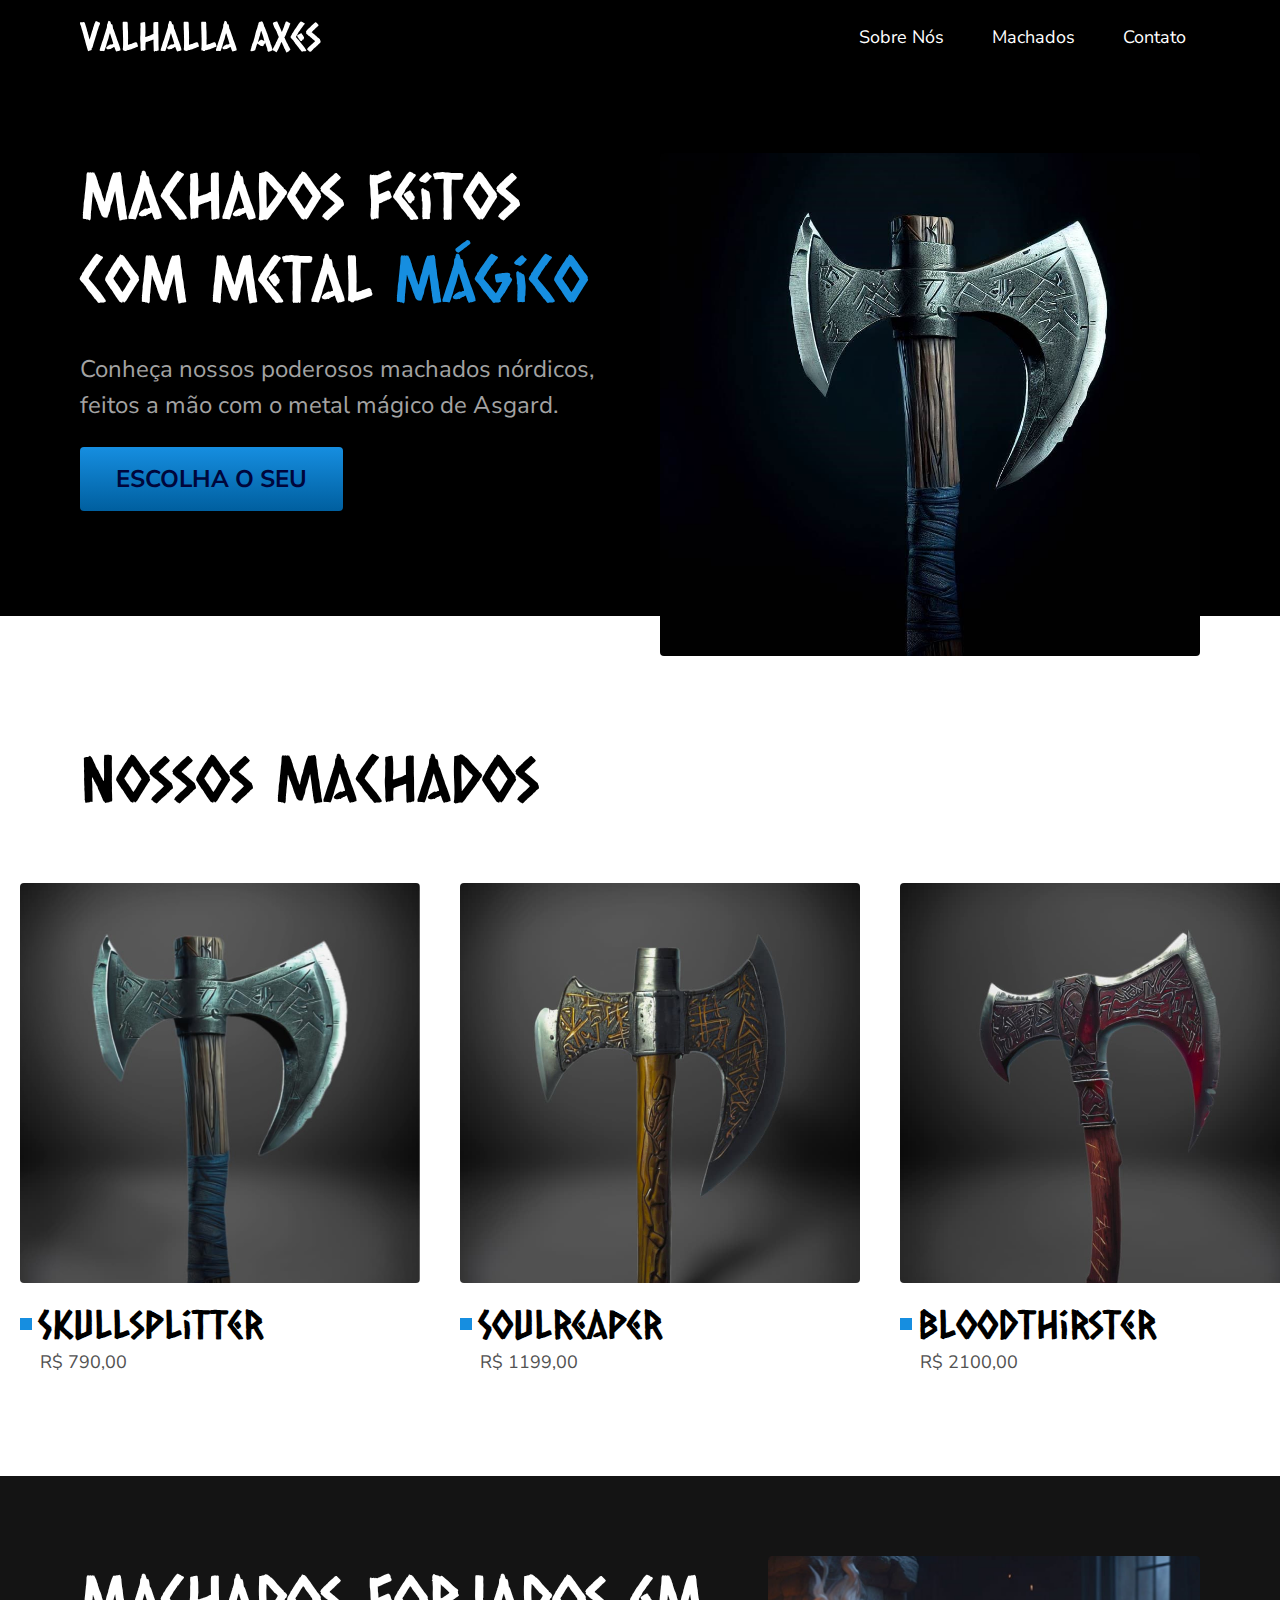
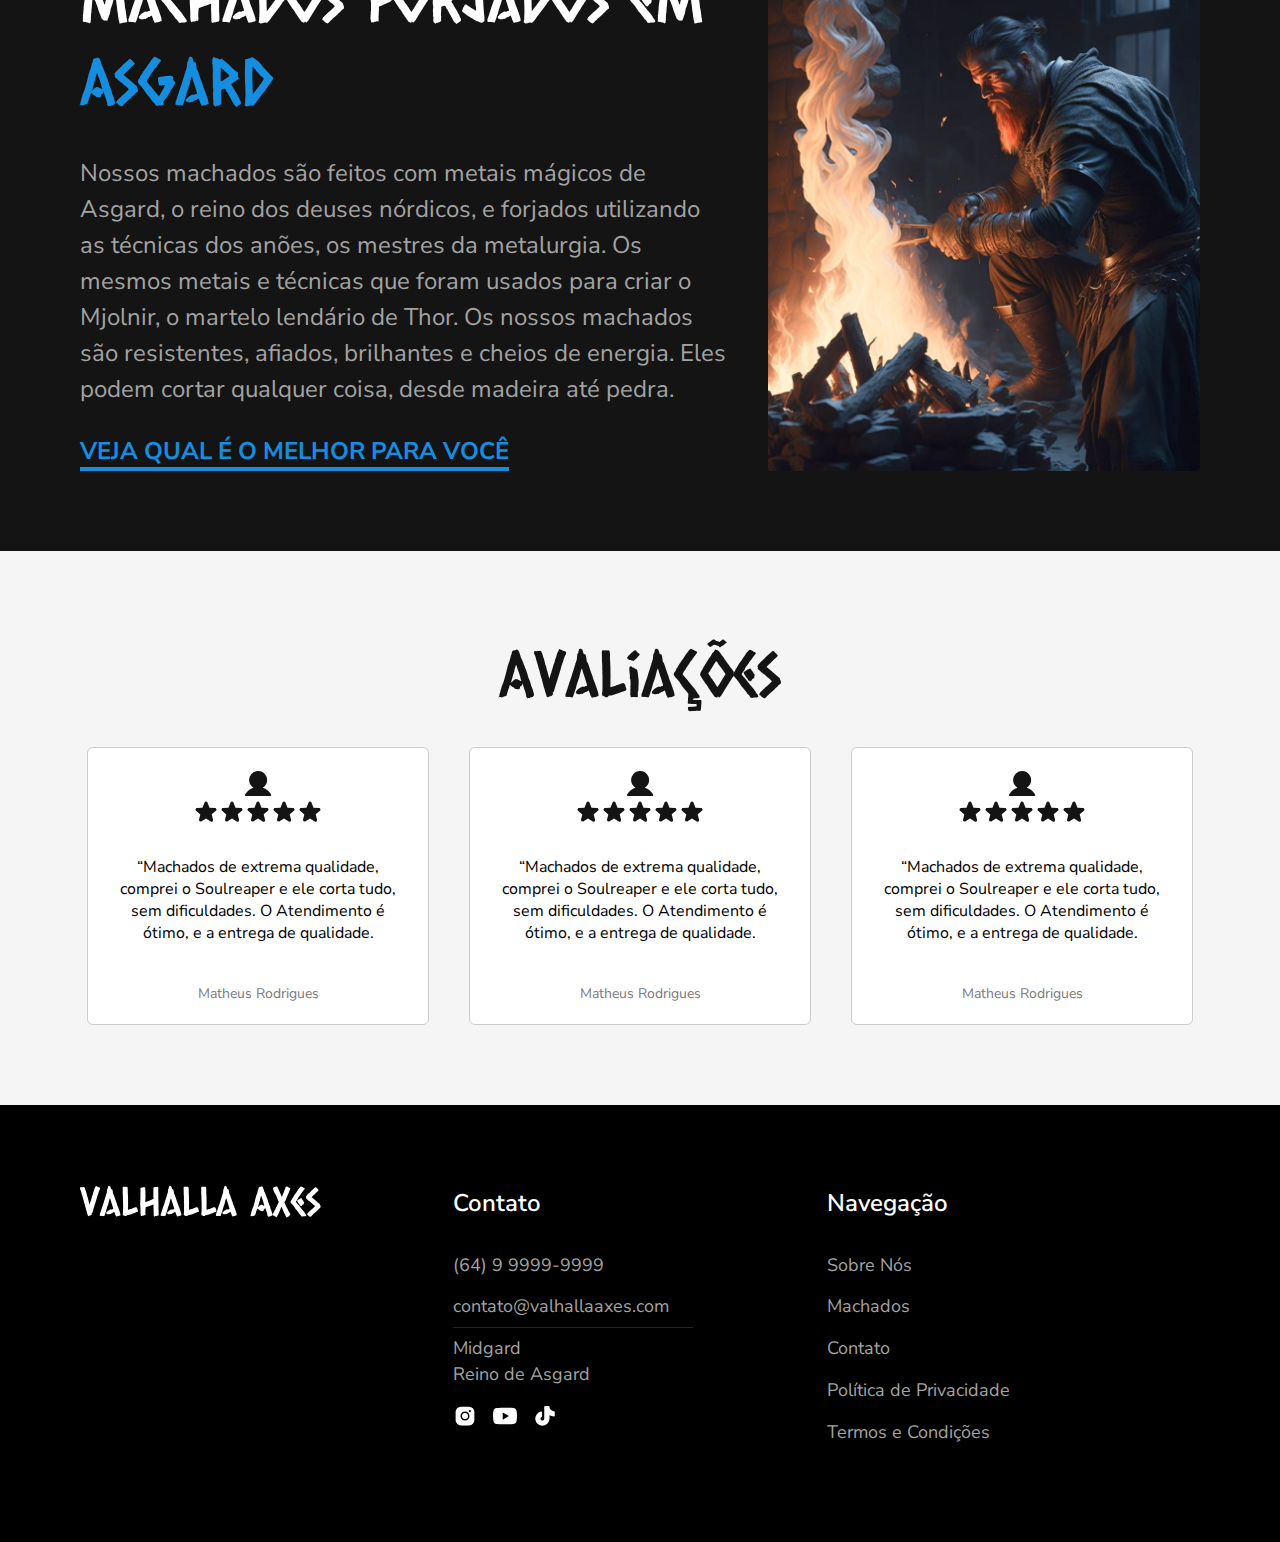
<file: index.html>
<!DOCTYPE html>
<html lang="pt-br">

<head>
  <meta charset="UTF-8">
  <meta name="viewport" content="width=device-width, initial-scale=1.0">
  <title>Valhalla Axes</title>
  <meta name="description" content="Valhalla Axes, aqui vendemos os melhores e mais poderosos machados feitos em Asgard, o reino dos Deuses.">
  <link rel="stylesheet" href="./css/style.css">

<link rel="icon" href="./favicon.svg" type="image/svg+xml">

  <link rel="preconnect" href="https://fonts.googleapis.com">
  <link rel="preconnect" href="https://fonts.gstatic.com" crossorigin>
  <link href="https://fonts.googleapis.com/css2?family=Caesar+Dressing&family=Nunito+Sans:wght@400;600;700&display=swap" rel="stylesheet">

</head>

<body id="home">
  <header class="header-bg">
    <div class="header">
      <a href="./index.html"><img src="./img/icones/logo.svg" alt="Logo"></a>
      <nav class="nav">
        <ul class="nav-lista">
          <li><a href="./sobre-nos">Sobre Nós</a></li>
          <li><a href="machados.html" target="_parent">Machados</a></li>
          <li><a href="./contato">Contato</a></li>
        </ul>
      </nav>
    </div>
  </header>

  <main>
    <section aria-label="Seção de Introdução" class="intro-bg">
      <div class="intro container">
        <div class="intro-info">
          <h1 class="font1-gg mb-1">Machados feitos com metal <span>mágico</span></h1>
          <p class="font2-m mb-2">Conheça nossos poderosos machados nórdicos, feitos a mão com o metal mágico de Asgard.</p>
          <a class="btn" href="machados.html" target="_parent">Escolha o seu</a>
        </div>
        <div>
          <img src="img/home/machado.jpg" alt="Machado">
        </div>
      </div>
    </section>

    <article class="machados">
       
      <h2 class="font1-gg mb-1 container">Nossos Machados</h2>

      <div class="machados-lista">
        <ul>
          <li>
                <a href="machados/skullsplitter.html">
                  <img class="mb-3" src="img/home/machado1.jpg" alt="" width="400" height="400">
                  <h3 class="font1-g">Skullsplitter</h3>
                  <span class="font2-p">R$ 790,00</span>
                </a>
          </li>
          <li>
            <a href="machados/soulreaper.html">
              <img class="mb-3" src="img/home/machado2.jpg" alt="" width="400" height="400">
            <h3 class="font1-g">Soulreaper</h3>
            <span class="font2-p">R$ 1199,00</span>
            </a>
          </li>
          <li>
              <a href="machados/bloodthirster.html" target="_parent">
                <img class="mb-3" src="img/home/machado3.jpg" alt="" width="400" height="400">
                <h3 class="font1-g">Bloodthirster</h3>
                <span class="font2-p">R$ 2100,00</span>
              </a>
          </li>
        </ul>
      </div>
    </article>

    <article class="vantagens-bg">
      <div class="vantagens container">
        <div class="vantagens-text">
          <h2 class="font1-gg mb-1">Machados Forjados em <span>Asgard</span></h2>
          <p class="font2-m mb-2">Nossos machados são feitos com metais mágicos de Asgard, o reino dos deuses nórdicos, e forjados utilizando as técnicas dos anões, os mestres da metalurgia. Os mesmos metais e técnicas que foram usados para criar o Mjolnir, o martelo lendário de Thor. Os nossos machados são resistentes, afiados, brilhantes e cheios de energia. Eles podem cortar qualquer coisa, desde madeira até pedra.</p>
          <a href="machados.html">Veja qual é o melhor para você</a>
        </div>
        
        <img src="img/home/forja.jpg" alt="Homem forjando um machado">

      </div>
    </article>

    <section class="avaliacoes-bg">
      <div class="avaliacoes container">
        <h2 class="font1-gg">Avaliações</h2>
        <div class="avaliacoes-lista">
            <ul>
              <li class="availiacoes-box">
                <img src="img/icones/usuario.svg" alt="Usuario">
                <div class="estrelas mb-1">
                  <img src="img/icones/estrela.svg" alt="Estrela">
                  <img src="img/icones/estrela.svg" alt="Estrela">
                  <img src="img/icones/estrela.svg" alt="Estrela">
                  <img src="img/icones/estrela.svg" alt="Estrela">
                  <img src="img/icones/estrela.svg" alt="Estrela">
                </div>
                <p>“Machados de extrema qualidade, comprei o Soulreaper e ele corta tudo, sem dificuldades. O Atendimento é ótimo, e a entrega de qualidade.</p>
                <span class="font2-pp">Matheus Rodrigues</span>
              </li>
              <li class="availiacoes-box">
                <img src="img/icones/usuario.svg" alt="Usuario">
                <div class="estrelas mb-1">
                  <img src="img/icones/estrela.svg" alt="Estrela">
                  <img src="img/icones/estrela.svg" alt="Estrela">
                  <img src="img/icones/estrela.svg" alt="Estrela">
                  <img src="img/icones/estrela.svg" alt="Estrela">
                  <img src="img/icones/estrela.svg" alt="Estrela">
                </div>
                <p>“Machados de extrema qualidade, comprei o Soulreaper e ele corta tudo, sem dificuldades. O Atendimento é ótimo, e a entrega de qualidade.</p>
                <span class="font2-pp">Matheus Rodrigues</span>
              </li>
              <li class="availiacoes-box">
                <img src="img/icones/usuario.svg" alt="Usuario">
                <div class="estrelas mb-1">
                  <img src="img/icones/estrela.svg" alt="Estrela">
                  <img src="img/icones/estrela.svg" alt="Estrela">
                  <img src="img/icones/estrela.svg" alt="Estrela">
                  <img src="img/icones/estrela.svg" alt="Estrela">
                  <img src="img/icones/estrela.svg" alt="Estrela">
                </div>
                <p>“Machados de extrema qualidade, comprei o Soulreaper e ele corta tudo, sem dificuldades. O Atendimento é ótimo, e a entrega de qualidade.</p>
                <span class="font2-pp">Matheus Rodrigues</span>
              </li>
            </ul>
          </div>
        </div>
    </section>
  </main>

  <footer class="footer">
   <div class="contato container">
     <img src="img/icones/logo.svg" alt="Logo Marca">
     <ul class="contato-lista font2-p">
       <h4 class="font2-m">Contato</h4>
       <li>(64) 9 9999-9999</li>
       <li>contato@valhallaaxes.com</li>
       <li>Midgard<br>Reino de Asgard</li>
       <div class="redes-sociais">
         <img src="img/redes/instagram.svg" alt="Instagram">
         <img src="img/redes/youtube.svg" alt="Youtube">
         <img src="img/redes/tiktok.svg" alt="Tiktok">
       </div>
     </ul>
     
     <ul class="navegaçao-lista font2-p">
       <h4 class="font2-m">Navegação</h4>
       <a href="#">
         <li>Sobre Nós</li>
       </a>
       <a href="machados.html">
         <li>Machados</li>
       </a>
       <a href="#">
         <li>Contato</li>
       </a>
       <a href="#">
         <li>Política de Privacidade</li>
       </a>
       <a href="#">
         <li>Termos e Condições</li>
       </a>
     </ul>
   </div>

  </footer>

</body>

</html>
</file>
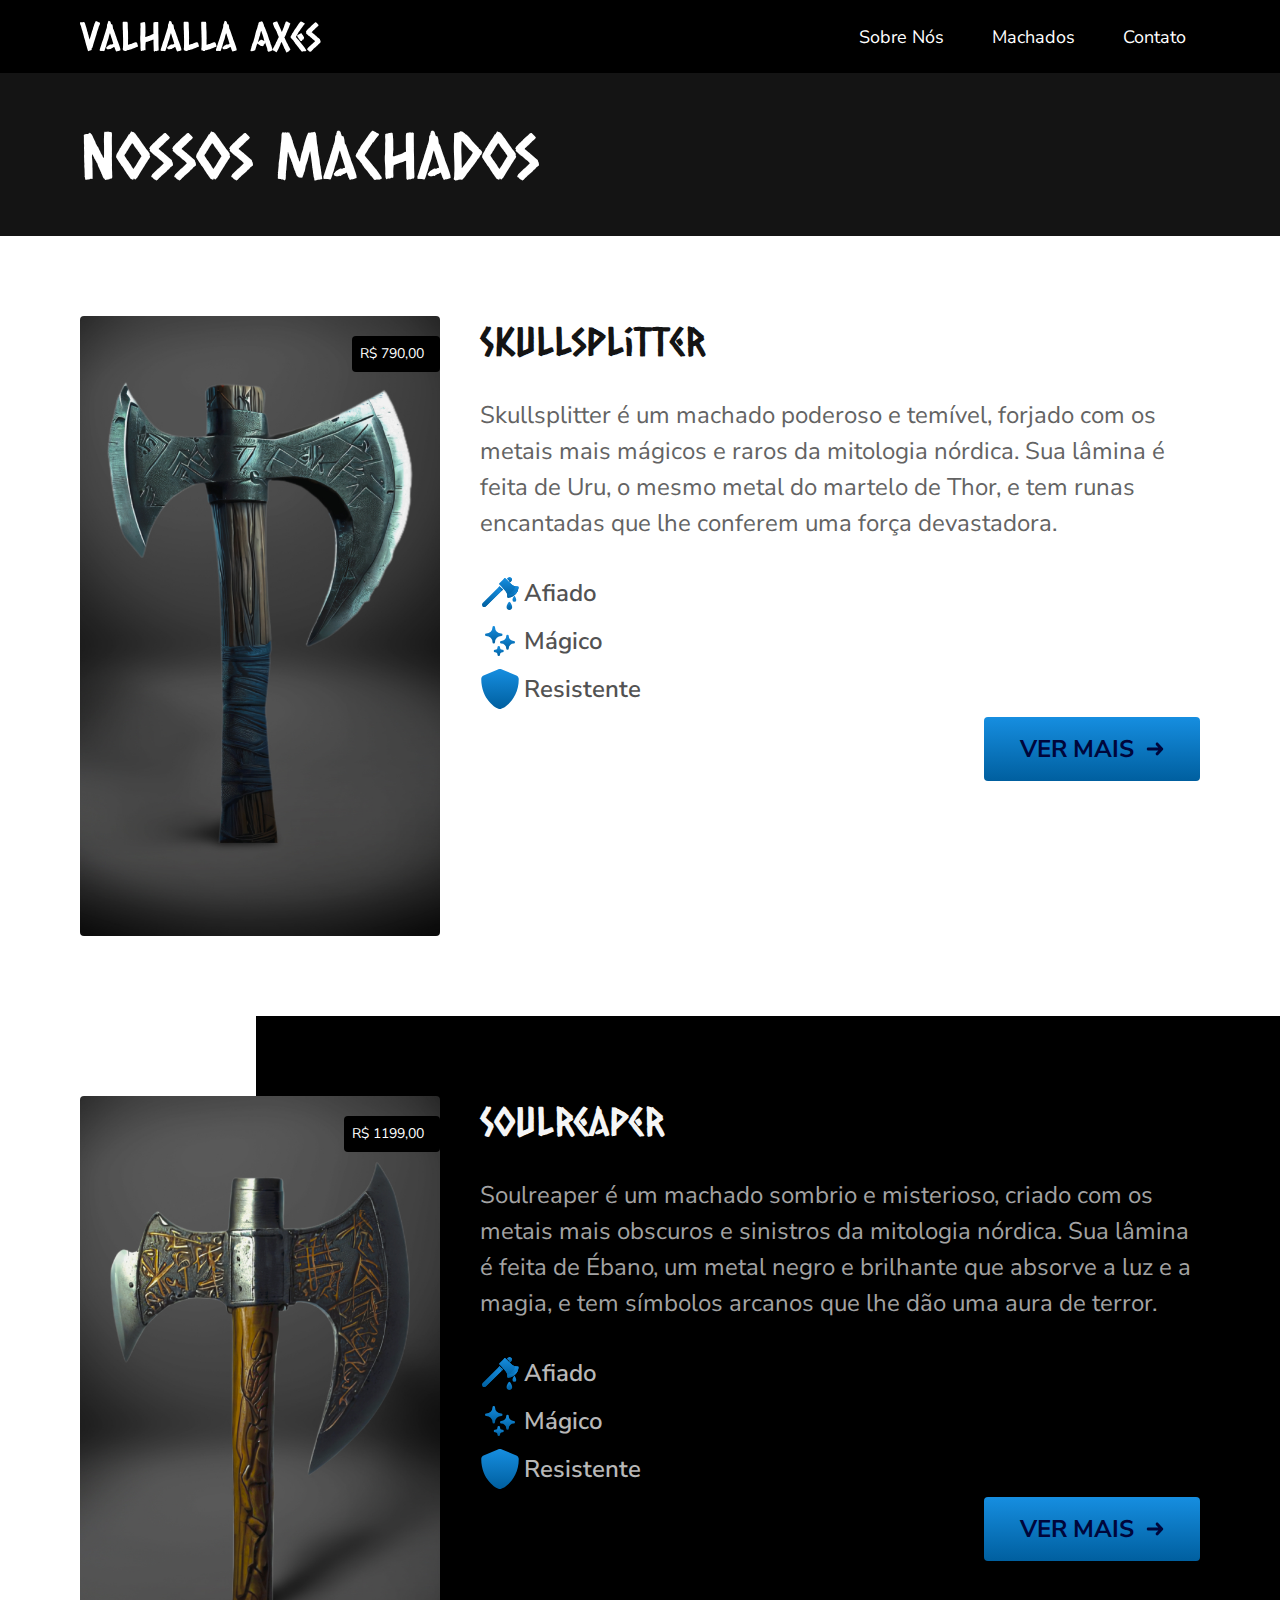
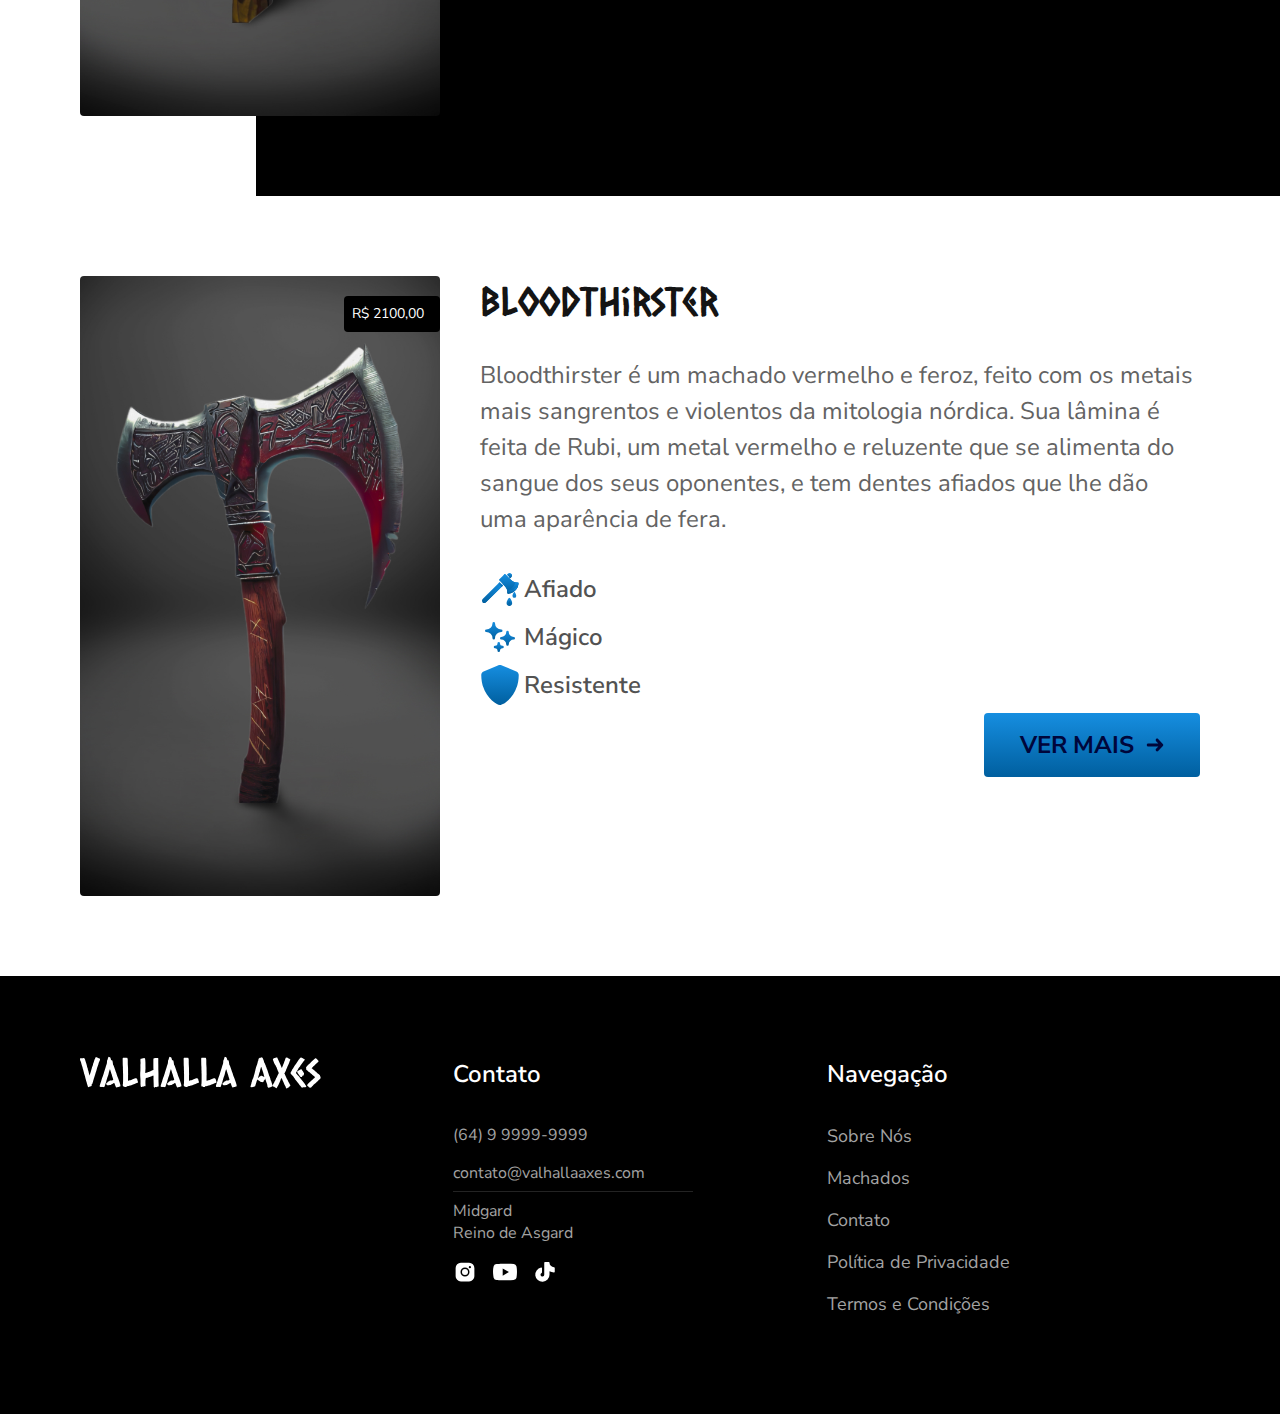
<file: machados.html>
<!DOCTYPE html>
<html lang="pt-br">
<head>
  <meta charset="UTF-8">
  <meta name="viewport" content="width=device-width, initial-scale=1.0">
  <title>Machados - Valhalla Axes</title>
  <meta name="description" content="Veja nossos machados de alta qualidade, dos mais variados tipos.">
  <link rel="stylesheet" href="./css/style.css">

  <link rel="icon" href="./favicon.svg" type="image/svg+xml">

  <link rel="preconnect" href="https://fonts.googleapis.com">
  <link rel="preconnect" href="https://fonts.gstatic.com" crossorigin>
  <link href="https://fonts.googleapis.com/css2?family=Caesar+Dressing&family=Nunito+Sans:wght@400;600;700&display=swap" rel="stylesheet">
</head>

<body id="machados">
  <header class="header-bg">
    <div class="header">
      <a href="./index.html"><img src="./img/icones/logo.svg" alt="Logo"></a>
      <nav class="nav">
        <ul class="nav-lista">
          <li><a href="./sobre-nos">Sobre Nós</a></li>
          <li><a href="./machados">Machados</a></li>
          <li><a href="./contato">Contato</a></li>
        </ul>
      </nav>
    </div>
  </header>

  <main>

    <div class="titulo-bg">
      <h1 class="font1-gg titulo">Nossos Machados</h1>
    </div>

    <article class="machados-bg">
      <div class="machados-page">
        <div class="machado-box container">
          <div class="machado-image">
            <img src="img/machados/skullsplitter.jpg" alt="Machado Skullsplitter" width="460px" height="620px">
            <span class="font2-pp cor-w">R$ 790,00</span>
          </div>
          <div class="machado-conteudo">
            <h2 class="font1-g mb-1 cor-c13">Skullsplitter</h2>
            <p class="font2-m mb-1 cor-c9">Skullsplitter é um machado poderoso e temível, forjado com os metais mais mágicos e raros da mitologia nórdica. Sua lâmina é feita de Uru, o mesmo metal do martelo de Thor, e tem runas encantadas que lhe conferem uma força devastadora.</p>
            <div class="machado-itens cor-c10 itens-bg-w">
              <div class="item">
                <img src="img/icones/afiado.svg" alt="">
                <span>Afiado</span>
              </div>
              <div class="item"> 
                <img src="img/icones/magico.svg" alt="">
                <span>Mágico</span>
              </div>
              <div class="item">
                <img src="img/icones/resistente.svg" alt="">
                <span>Resistente</span>
              </div>
            </div>
            <a class="btn seta" href="machados/skullsplitter.html">Ver mais</a>
          </div>
        </div>
          <div class="machado-box-bg">
            <div class="machado-box container">
              <div class="machado-image">
                <img src="img/machados/soulreaper.jpg" alt="Machado Skullsplitter" width="460px" height="620px">
                <span class="font2-pp cor-w">R$ 1199,00</span>
              </div>
              <div class="machado-conteudo">
                <h2 class="font1-g mb-1 cor-c1">Soulreaper</h2>
                <p class="font2-m mb-1 cor-c6">Soulreaper é um machado sombrio e misterioso, criado com os metais mais obscuros e sinistros da mitologia nórdica. Sua lâmina é feita de Ébano, um metal negro e brilhante que absorve a luz e a magia, e tem símbolos arcanos que lhe dão uma aura de terror.</p>
                <div class="machado-itens cor-c5 itens-bg-b">
                  <div class="item">
                    <img src="img/icones/afiado.svg" alt="">
                    <span>Afiado</span>
                  </div>
                  <div class="item">
                    <img src="img/icones/magico.svg" alt="">
                    <span>Mágico</span>
                  </div>
                  <div class="item">
                    <img src="img/icones/resistente.svg" alt="">
                    <span>Resistente</span>
                  </div>
                </div>
                <a class="btn seta" href="machados/soulreaper.html">Ver mais</a>
              </div>
            </div>
          </div>
        <div class="machado-box container">
          <div class="machado-image">
            <img src="img/machados/bloodthister.jpg" alt="Machado Skullsplitter" width="460px" height="620px">
            <span class="font2-pp cor-w">R$ 2100,00</span>
          </div>
          <div class="machado-conteudo">
            <h2 class="font1-g mb-1 cor-c13">Bloodthirster</h2>
            <p class="font2-m mb-1 cor-c9">Bloodthirster é um machado vermelho e feroz, feito com os metais mais sangrentos e violentos da mitologia nórdica. Sua lâmina é feita de Rubi, um metal vermelho e reluzente que se alimenta do sangue dos seus oponentes, e tem dentes afiados que lhe dão uma aparência de fera.</p>
            <div class="machado-itens cor-c10 itens-bg-w">
              <div class="item">
                <img src="img/icones/afiado.svg" alt="">
                <span>Afiado</span>
              </div>
              <div class="item"> 
                <img src="img/icones/magico.svg" alt="">
                <span>Mágico</span>
              </div>
              <div class="item">
                <img src="img/icones/resistente.svg" alt="">
                <span>Resistente</span>
              </div>
            </div>
            <a class="btn seta" href="machados/bloodthirster.html">Ver mais</a>
          </div>
        </div>
      </div>
    </article>

  </main>

  <footer class="footer">
    <div class="contato container">
      <img src="img/icones/logo.svg" alt="Logo Marca">
      <ul class="contato-lista">
        <h4 class="font2-m">Contato</h4>
        <li>(64) 9 9999-9999</li>
        <li>contato@valhallaaxes.com</li>
        <li>Midgard<br>Reino de Asgard</li>
        <div class="redes-sociais">
          <img src="img/redes/instagram.svg" alt="Instagram">
          <img src="img/redes/youtube.svg" alt="Youtube">
          <img src="img/redes/tiktok.svg" alt="Tiktok">
        </div>
      </ul>
      
      <ul class="navegaçao-lista font2-p">
        <h4 class="font2-m">Navegação</h4>
        <a href="#">
          <li>Sobre Nós</li>
        </a>
        <a href="./machados.html">
          <li>Machados</li>
        </a>
        <a href="#">
          <li>Contato</li>
        </a>
        <a href="#">
          <li>Política de Privacidade</li>
        </a>
        <a href="#">
          <li>Termos e Condições</li>
        </a>
      </ul>
    </div>
   </footer>

</body>
</html>
</file>
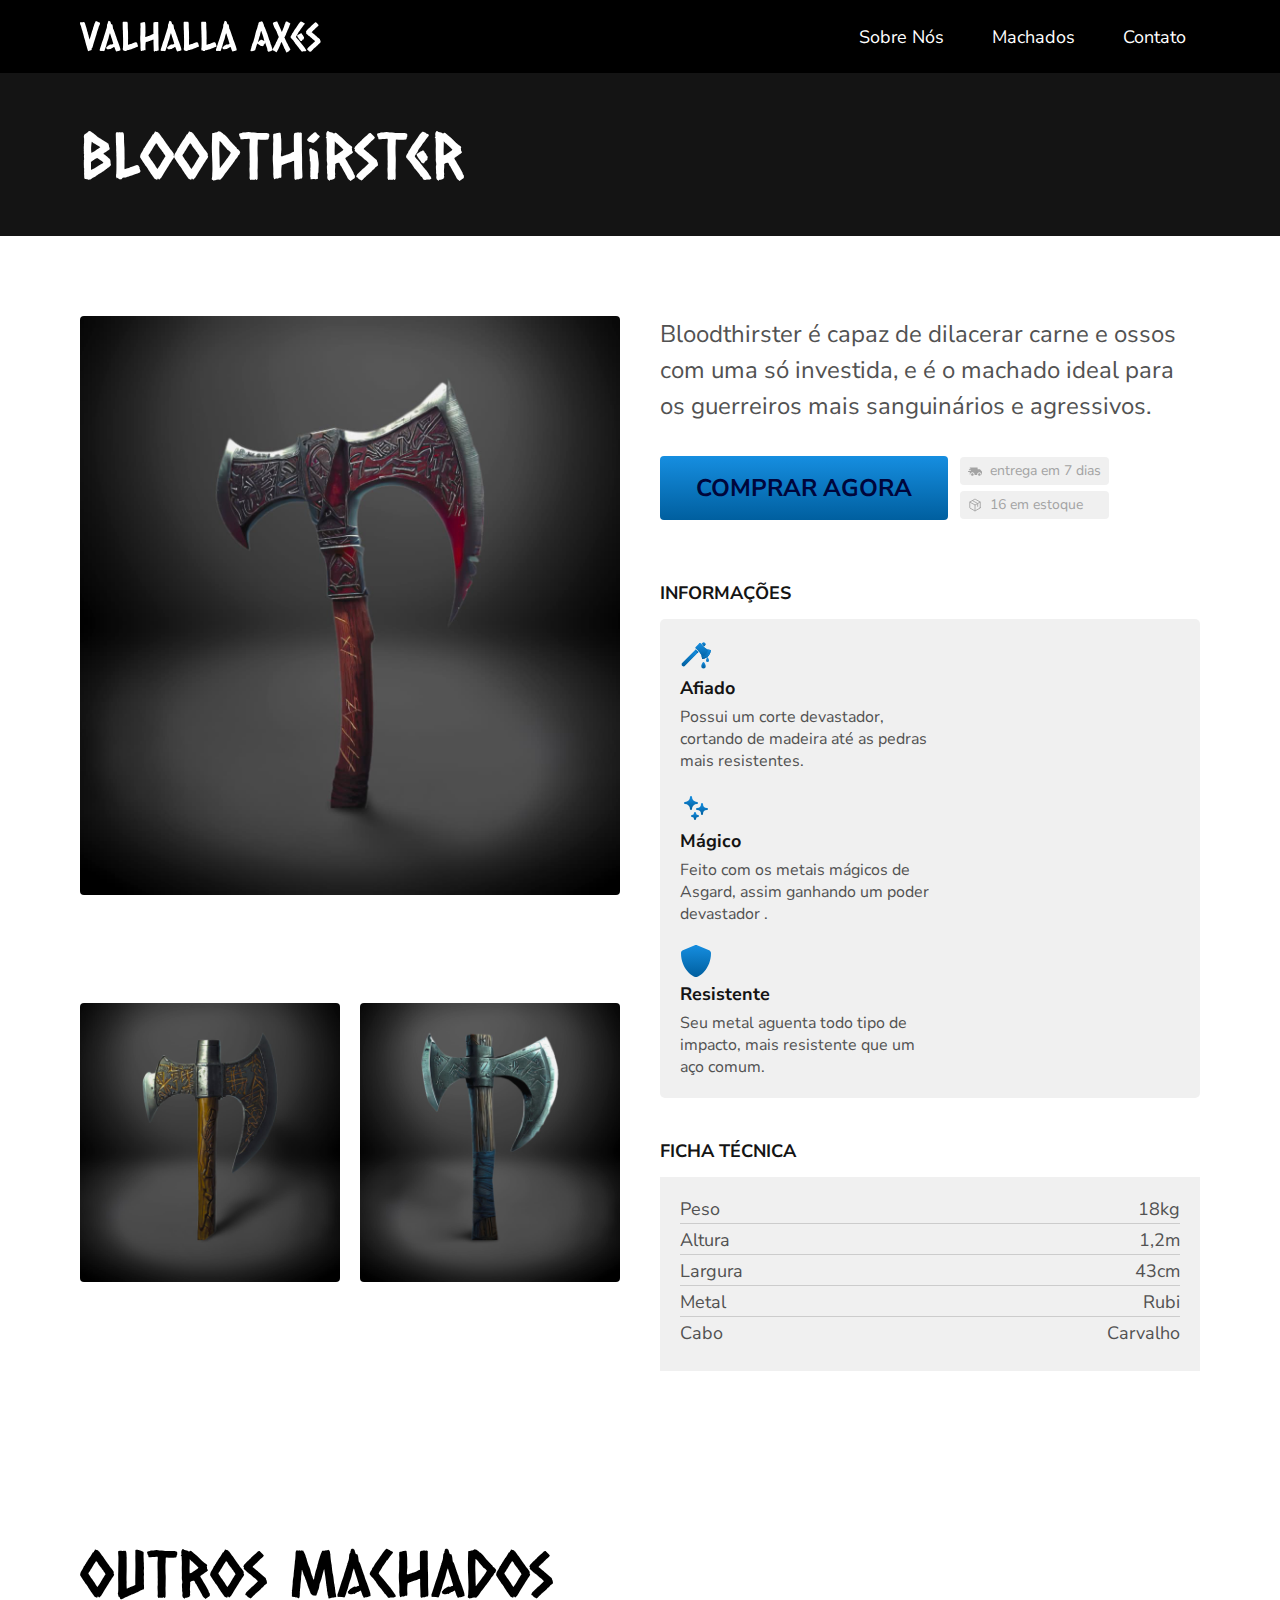
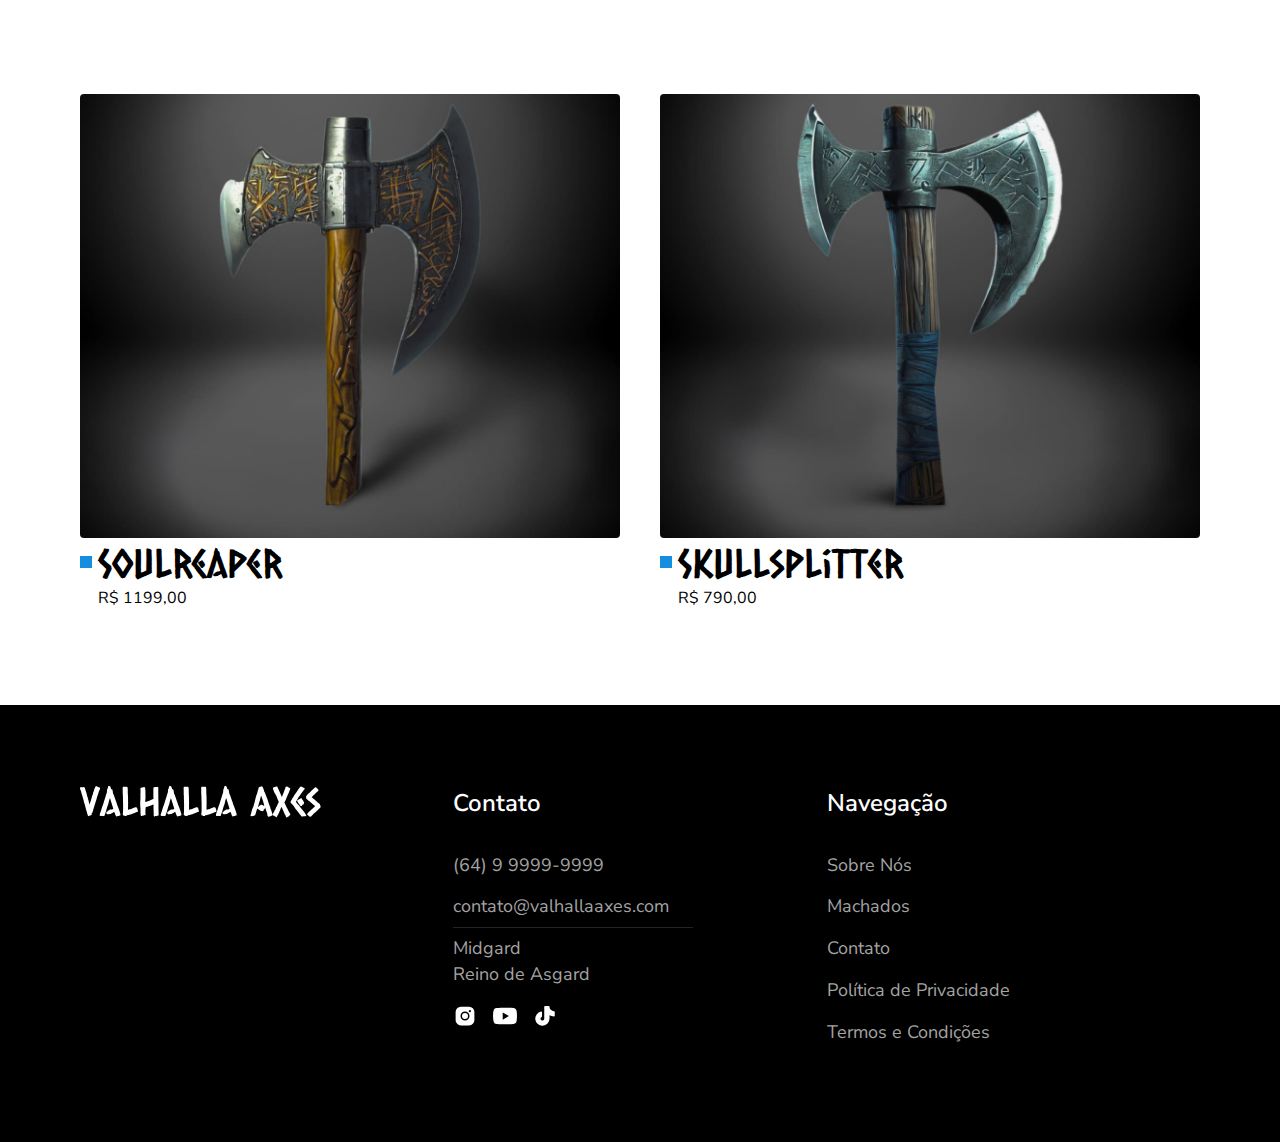
<file: machados/bloodthirster.html>
<!DOCTYPE html>
<html lang="pt-br">
<head>
  <meta charset="UTF-8">
  <meta name="viewport" content="width=device-width, initial-scale=1.0">
  <title>Bloodthirster - Valhalla Axes</title>
  <meta name="description" content="Conheça o Bloodthirster, nosso machado sanguinário, que se alimenta do sangue dos seus inimigos, ficando cada vez mais forte.">

  <link rel="stylesheet" href="../css/style.css">

  <link rel="icon" href="../favicon.svg" type="image/svg+xml">

  <link rel="preconnect" href="https://fonts.googleapis.com">
  <link rel="preconnect" href="https://fonts.gstatic.com" crossorigin>
  <link href="https://fonts.googleapis.com/css2?family=Caesar+Dressing&family=Nunito+Sans:wght@400;600;700&display=swap" rel="stylesheet">

</head>
<body id="machado">
  <header class="header-bg">
    <div class="header">
      <a href="../index.html"><img src="../img/icones/logo.svg" alt="Logo"></a>
      <nav class="nav">
        <ul class="nav-lista">
          <li><a href="./sobre-nos">Sobre Nós</a></li>
          <li><a href="../machados.html" target="_parent">Machados</a></li>
          <li><a href="./contato">Contato</a></li>
        </ul>
      </nav>
    </div>
  </header>
  
  <div class="titulo-bg">
    <h1 class="font1-gg titulo">Bloodthirster</h1>
  </div>

  <main class="container">
    <div class="machado-apresentacao">
      <div class="machado-galeria">
        <img src="../img/machado/machado-ilustracao3.jpg" alt="Machado">
        <img src="../img/machado/machado-ilustracao2.jpg" alt="Machado">
        <img src="../img/machado/machado-ilustracao1.jpg" alt="Machado">
      </div>
      <div class="machado-info">
        <p class="font2-m cor-c10 mb-1">Bloodthirster é capaz de dilacerar carne e ossos com uma só investida, e é o machado ideal para os guerreiros mais sanguinários e agressivos.</p>
        <div class="compra-btn">
          <a href="#" class="btn">Comprar Agora</a>
          <div class="info-adicional font2-pp">
            <p>entrega em 7 dias</p>
            <p>16 em estoque</p>
          </div>
        </div>
        <h2>Informações</h2>
        <div class="vantagens-box">
          <div class="vantagens-item">
            <img src="../img/icones/afiado.svg" alt="">
            <h3>Afiado</h3>
            <p>Possui um corte devastador, cortando de madeira até as pedras mais resistentes.</p>
          </div>
          <div class="vantagens-item">
            <img src="../img/icones/magico.svg" alt="">
            <h3>Mágico</h3>
            <p>Feito com os metais mágicos de Asgard, assim ganhando um poder devastador .</p>
          </div>
          <div class="vantagens-item">
            <img src="../img/icones/resistente.svg" alt="">
            <h3>Resistente</h3>
            <p>Seu metal aguenta todo tipo de impacto, mais resistente que um aço comum.</p>
          </div>
        </div>
        <h2>Ficha Técnica</h2>
        <div class="dados-tecnicos">
          <div class="dados-item">
            <p>Peso</p>
            <span>18kg</span>
          </div>
          <div class="dados-item">
            <p>Altura</p>
            <span>1,2m</span>
          </div>
          <div class="dados-item">
            <p>Largura</p>
            <span>43cm</span>
          </div>
          <div class="dados-item">
            <p>Metal</p>
            <span>Rubi</span>
          </div>
          <div class="dados-item">
            <p>Cabo</p>
            <span>Carvalho</span>
          </div>
        </div>
      </div>
    </div>
  </main>

  <section class="outros-machados container">
    
    <h4 class="font1-gg">Outros Machados</h4>

    <div class="outros-lista">
      <ul>
        <li>
          <a href="soulreaper.html">
            <img src="../img/machado/outro-machado2.jpg" alt="Machado">
            <h5 class="font1-g">Soulreaper</h5>
            <span>R$ 1199,00</span>
          </a>
        </li>
        <li>
          <a href="skullsplitter.html">
            <img src="../img/machado/outro-machado1.jpg" alt="Machado">
            <h5 class="font1-g">Skullsplitter</h5>
            <span>R$ 790,00</span>
          </a>
        </li>
      </ul>
    </div>
  </section>

  <footer class="footer">
    <div class="contato container">
      <img src="../img/icones/logo.svg" alt="Logo Marca">
      <ul class="contato-lista font2-p">
        <h4 class="font2-m">Contato</h4>
        <li>(64) 9 9999-9999</li>
        <li>contato@valhallaaxes.com</li>
        <li>Midgard<br>Reino de Asgard</li>
        <div class="redes-sociais">
          <img src="../img/redes/instagram.svg" alt="Instagram">
          <img src="../img/redes/youtube.svg" alt="Youtube">
          <img src="../img/redes/tiktok.svg" alt="Tiktok">
        </div>
      </ul>
      
      <ul class="navegaçao-lista font2-p">
        <h4 class="font2-m">Navegação</h4>
        <a href="#">
          <li>Sobre Nós</li>
        </a>
        <a href="../machados.html">
          <li>Machados</li>
        </a>
        <a href="#">
          <li>Contato</li>
        </a>
        <a href="#">
          <li>Política de Privacidade</li>
        </a>
        <a href="#">
          <li>Termos e Condições</li>
        </a>
      </ul>
    </div>
 
   </footer>

</body>
</html>
</file>
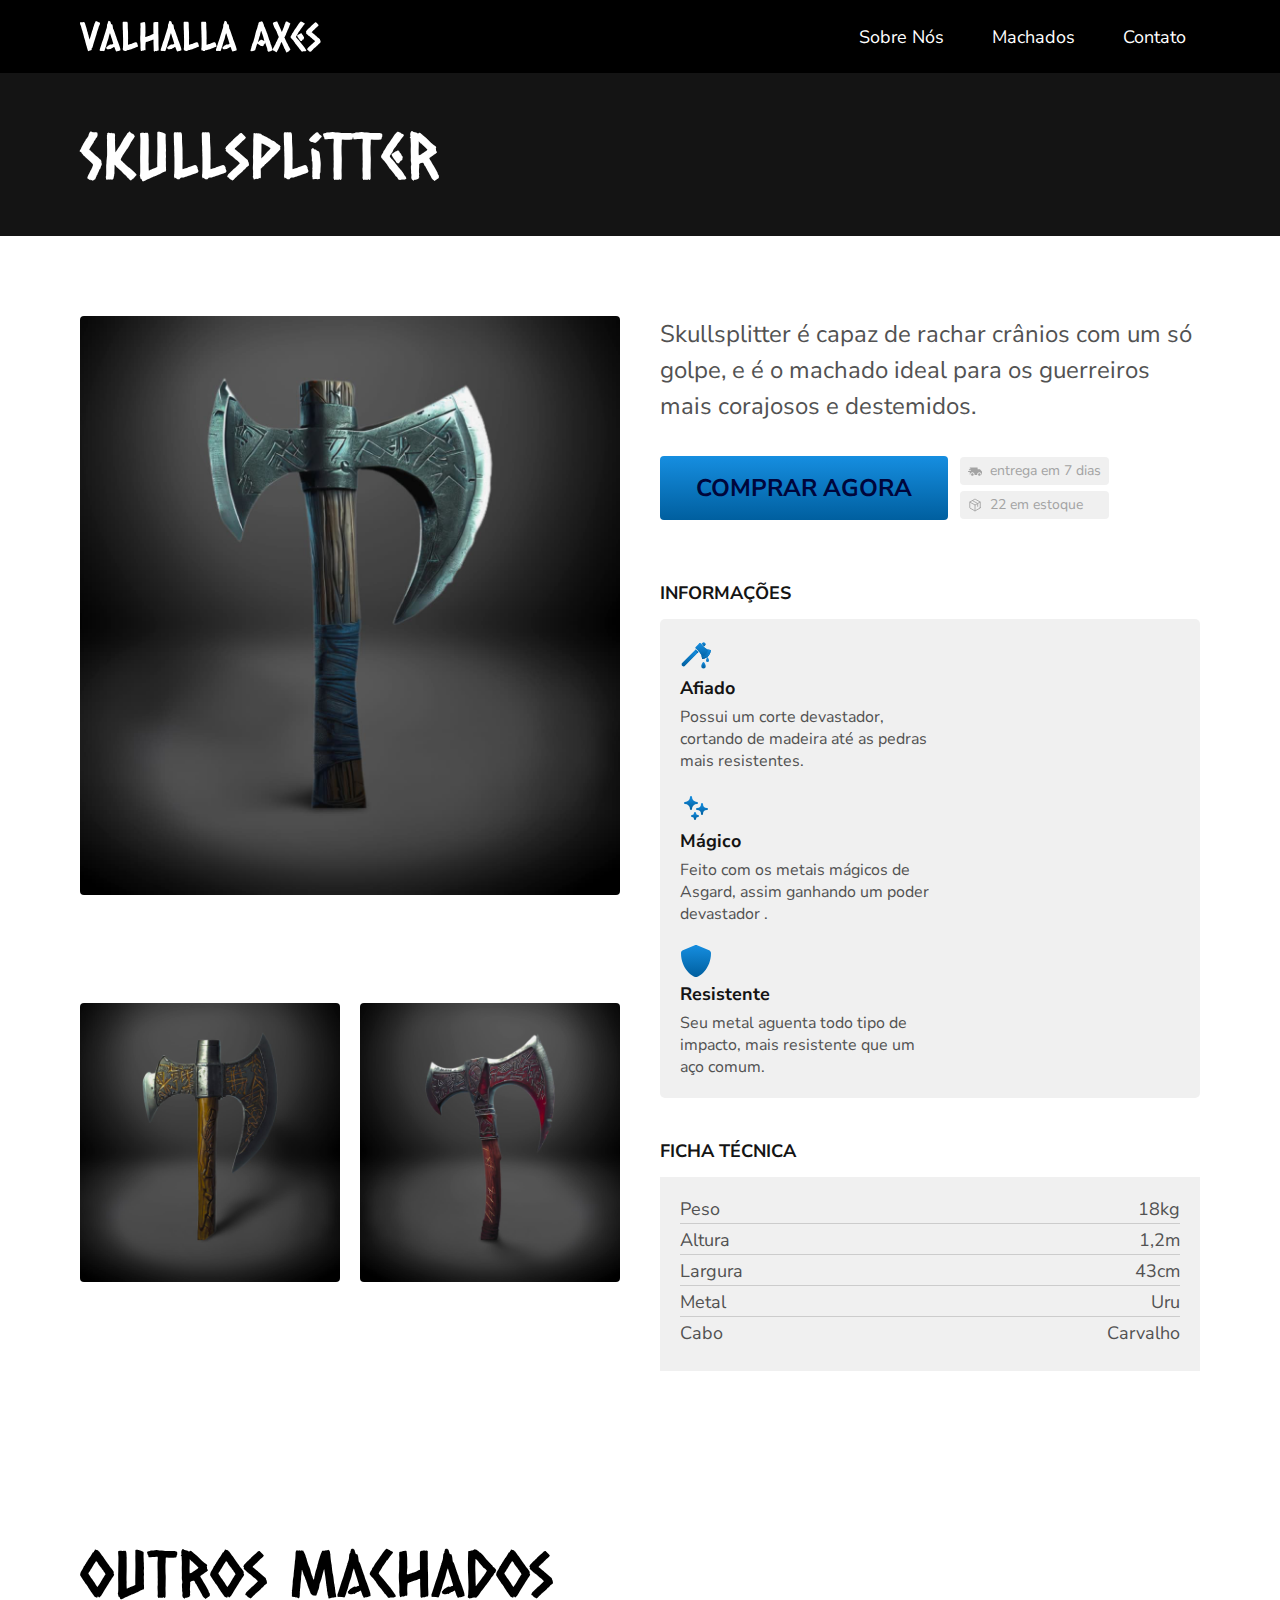
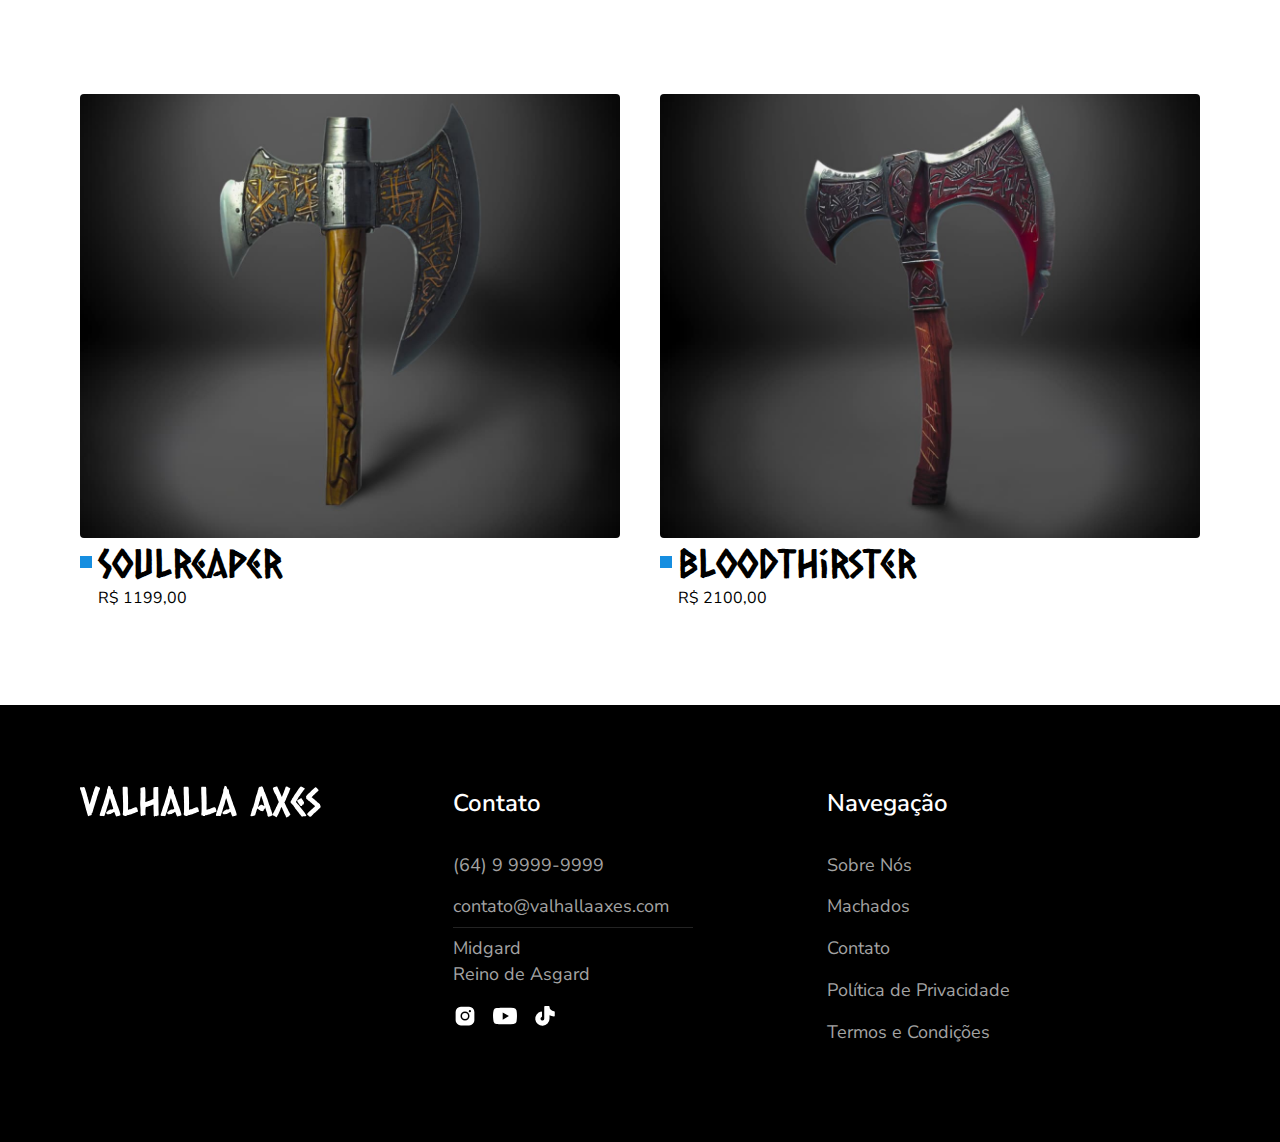
<file: machados/skullsplitter.html>
<!DOCTYPE html>
<html lang="pt-br">
<head>
  <meta charset="UTF-8">
  <meta name="viewport" content="width=device-width, initial-scale=1.0">
  <title>Skulsplitter - Valhalla Axes</title>
  <meta name="description" content="Conheça o Skullsplitter, nosso machado que possui uma força devastadora, feito do mesmo material do Mjolnir.">

  <link rel="stylesheet" href="../css/style.css">

  <link rel="icon" href="../favicon.svg" type="image/svg+xml">

  <link rel="preconnect" href="https://fonts.googleapis.com">
  <link rel="preconnect" href="https://fonts.gstatic.com" crossorigin>
  <link href="https://fonts.googleapis.com/css2?family=Caesar+Dressing&family=Nunito+Sans:wght@400;600;700&display=swap" rel="stylesheet">

</head>
<body id="machado">
  <header class="header-bg">
    <div class="header">
      <a href="../index.html"><img src="../img/icones/logo.svg" alt="Logo"></a>
      <nav class="nav">
        <ul class="nav-lista">
          <li><a href="./sobre-nos">Sobre Nós</a></li>
          <li><a href="../machados.html" target="_parent">Machados</a></li>
          <li><a href="./contato">Contato</a></li>
        </ul>
      </nav>
    </div>
  </header>
  
  <div class="titulo-bg">
    <h1 class="font1-gg titulo">Skullsplitter</h1>
  </div>

  <main class="container">
    <div class="machado-apresentacao">
      <div class="machado-galeria">
        <img src="../img/machado/machado-ilustracao1.jpg" alt="Machado">
        <img src="../img/machado/machado-ilustracao2.jpg" alt="Machado">
        <img src="../img/machado/machado-ilustracao3.jpg" alt="Machado">
      </div>
      <div class="machado-info">
        <p class="font2-m cor-c10 mb-1">Skullsplitter é capaz de rachar crânios com um só golpe, e é o machado ideal para os guerreiros mais corajosos e destemidos.</p>
        <div class="compra-btn">
          <a href="#" class="btn">Comprar Agora</a>
          <div class="info-adicional font2-pp">
            <p>entrega em 7 dias</p>
            <p>22 em estoque</p>
          </div>
        </div>
        <h2>Informações</h2>
        <div class="vantagens-box">
          <div class="vantagens-item">
            <img src="../img/icones/afiado.svg" alt="">
            <h3>Afiado</h3>
            <p>Possui um corte devastador, cortando de madeira até as pedras mais resistentes.</p>
          </div>
          <div class="vantagens-item">
            <img src="../img/icones/magico.svg" alt="">
            <h3>Mágico</h3>
            <p>Feito com os metais mágicos de Asgard, assim ganhando um poder devastador .</p>
          </div>
          <div class="vantagens-item">
            <img src="../img/icones/resistente.svg" alt="">
            <h3>Resistente</h3>
            <p>Seu metal aguenta todo tipo de impacto, mais resistente que um aço comum.</p>
          </div>
        </div>
        <h2>Ficha Técnica</h2>
        <div class="dados-tecnicos">
          <div class="dados-item">
            <p>Peso</p>
            <span>18kg</span>
          </div>
          <div class="dados-item">
            <p>Altura</p>
            <span>1,2m</span>
          </div>
          <div class="dados-item">
            <p>Largura</p>
            <span>43cm</span>
          </div>
          <div class="dados-item">
            <p>Metal</p>
            <span>Uru</span>
          </div>
          <div class="dados-item">
            <p>Cabo</p>
            <span>Carvalho</span>
          </div>
        </div>
      </div>
    </div>
  </main>

  <section class="outros-machados container">
    
    <h4 class="font1-gg">Outros Machados</h4>

    <div class="outros-lista">
      <ul>
        <li>
          <a href="soulreaper.html">
            <img src="../img/machado/outro-machado2.jpg" alt="Machado">
            <h5 class="font1-g">Soulreaper</h5>
            <span>R$ 1199,00</span>
          </a>
        </li>
        <li>
          <a href="bloodthirster.html">
            <img src="../img/machado/outro-machado3.jpg" alt="Machado">
            <h5 class="font1-g">Bloodthirster</h5>
            <span>R$ 2100,00</span>
          </a>
        </li>
      </ul>
    </div>
  </section>

  <footer class="footer">
    <div class="contato container">
      <img src="../img/icones/logo.svg" alt="Logo Marca">
      <ul class="contato-lista font2-p">
        <h4 class="font2-m">Contato</h4>
        <li>(64) 9 9999-9999</li>
        <li>contato@valhallaaxes.com</li>
        <li>Midgard<br>Reino de Asgard</li>
        <div class="redes-sociais">
          <img src="../img/redes/instagram.svg" alt="Instagram">
          <img src="../img/redes/youtube.svg" alt="Youtube">
          <img src="../img/redes/tiktok.svg" alt="Tiktok">
        </div>
      </ul>
      
      <ul class="navegaçao-lista font2-p">
        <h4 class="font2-m">Navegação</h4>
        <a href="#">
          <li>Sobre Nós</li>
        </a>
        <a href="../machados.html">
          <li>Machados</li>
        </a>
        <a href="#">
          <li>Contato</li>
        </a>
        <a href="#">
          <li>Política de Privacidade</li>
        </a>
        <a href="#">
          <li>Termos e Condições</li>
        </a>
      </ul>
    </div>
 
   </footer>

</body>
</html>
</file>
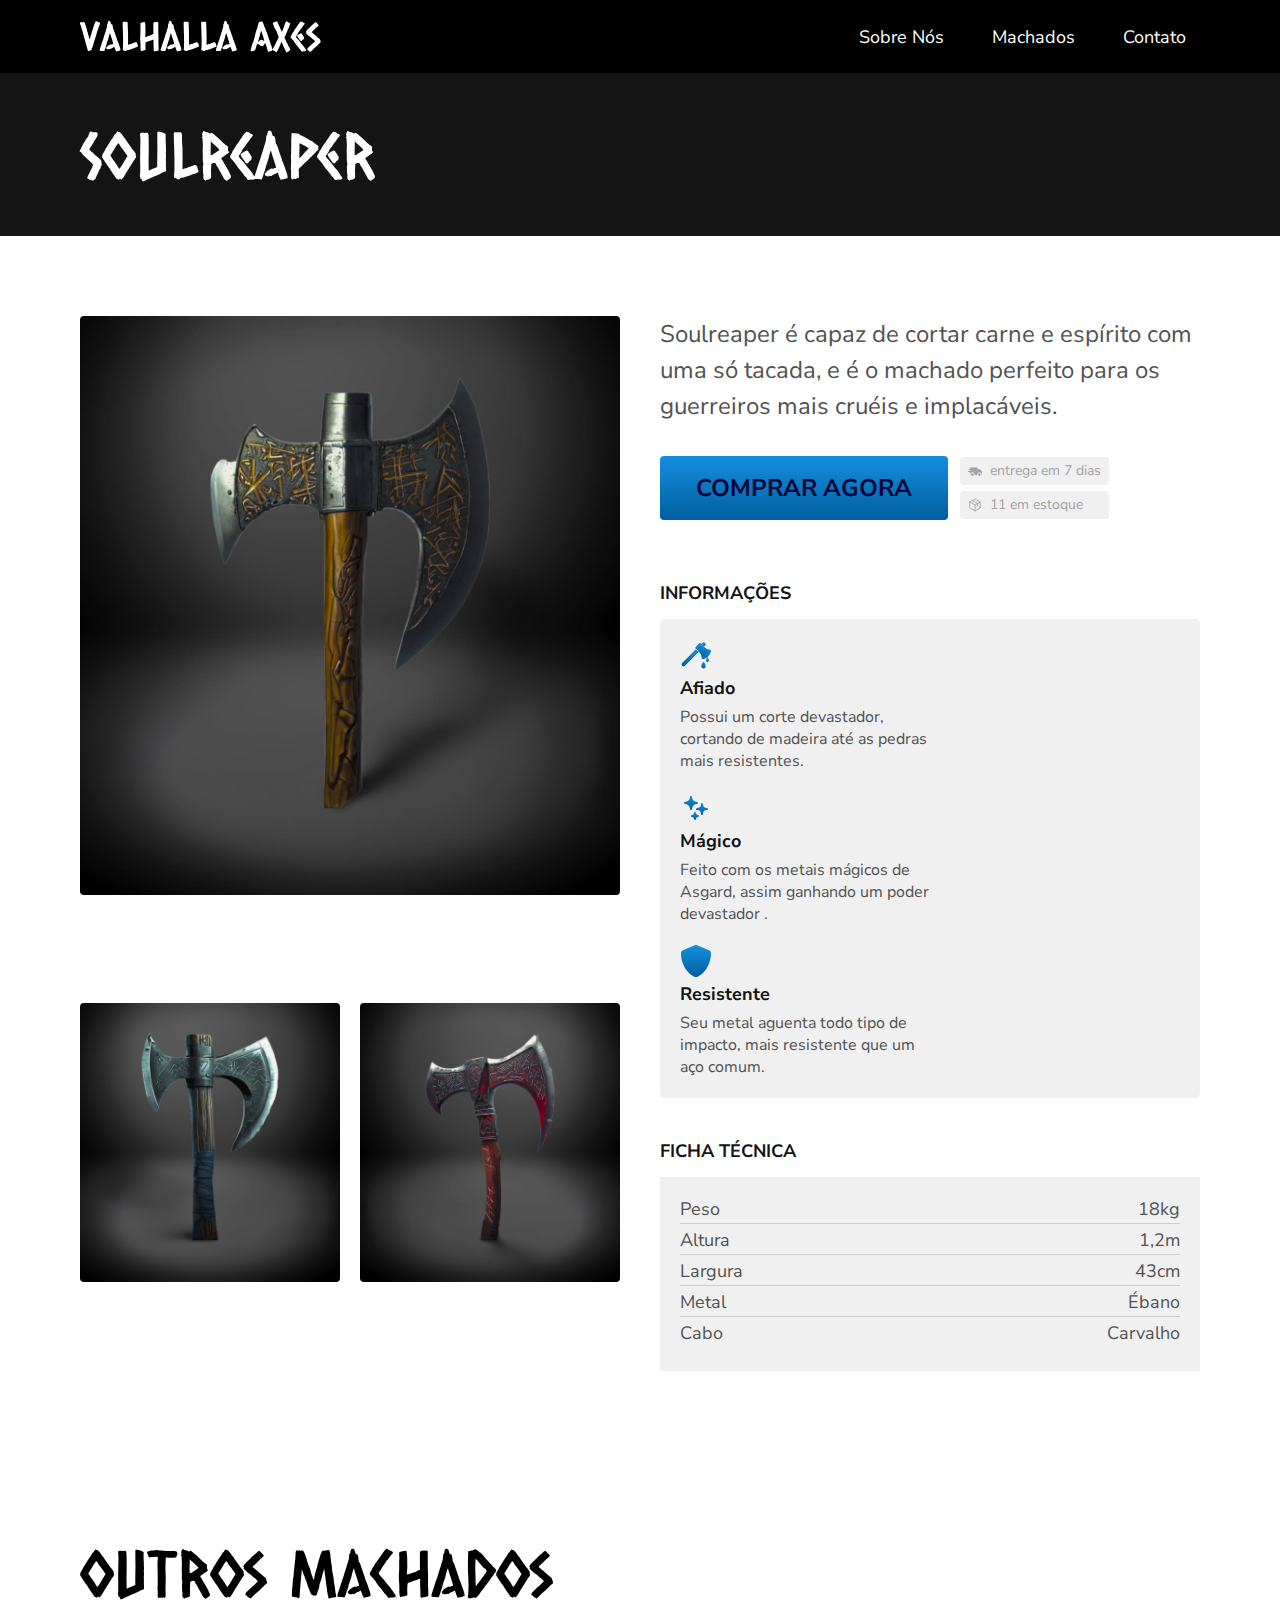
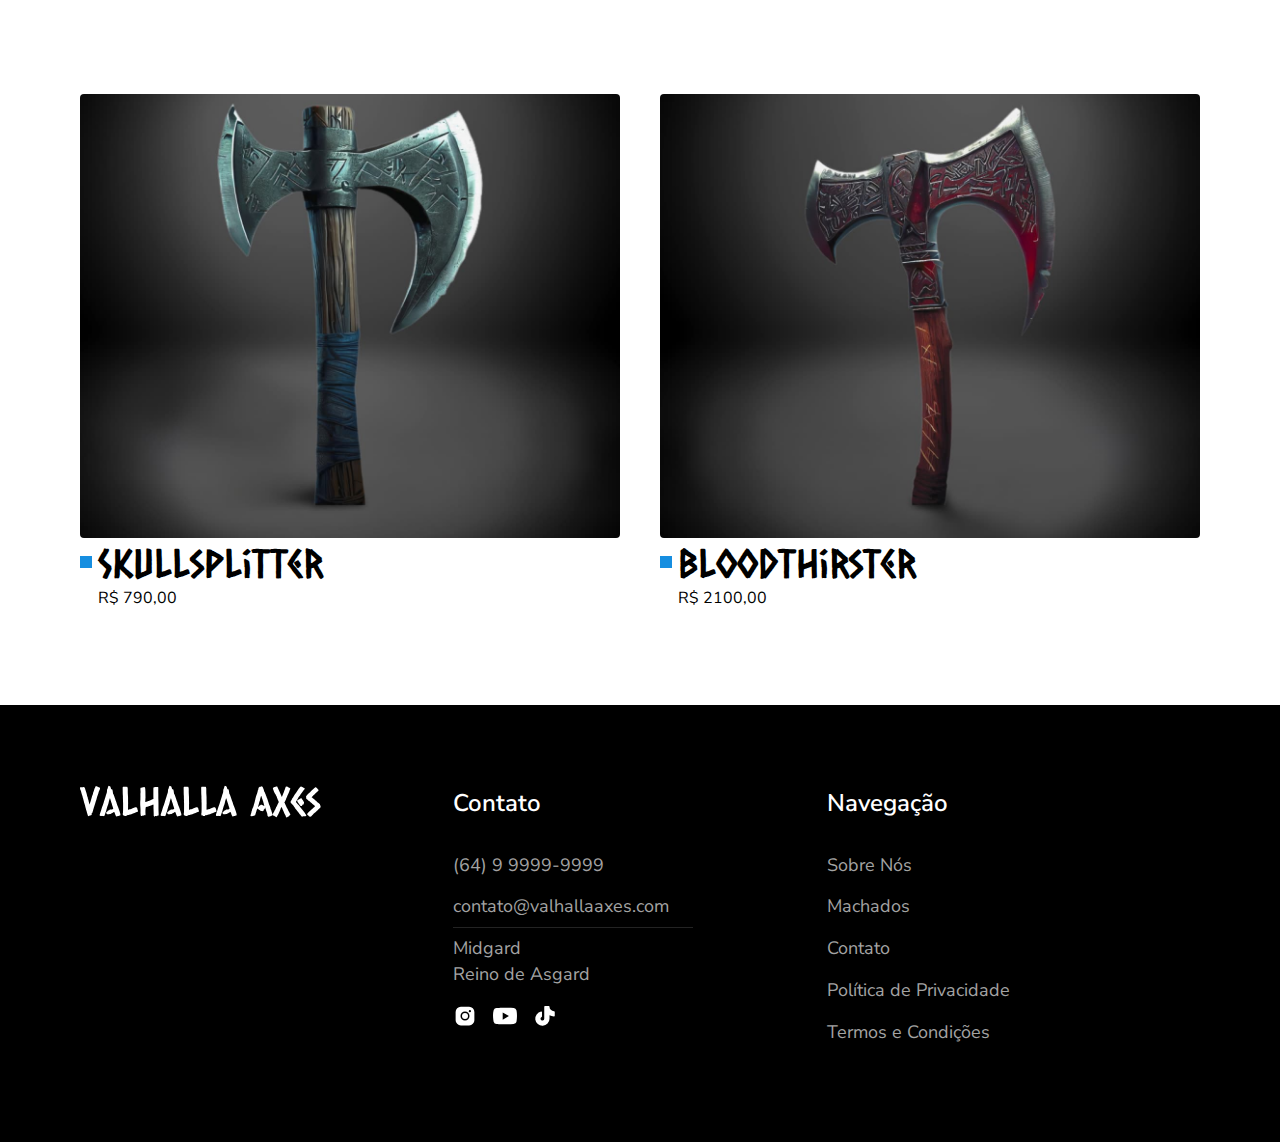
<file: machados/soulreaper.html>
<!DOCTYPE html>
<html lang="pt-br">
<head>
  <meta charset="UTF-8">
  <meta name="viewport" content="width=device-width, initial-scale=1.0">
  <title>Soulreaper - Valhalla Axes</title>
  <meta name="description" content="Conheça o Soulreaper, nosso machado sombrio que corta até mesmo a alma de seus inimigos, absorvendo mais e mais poder para si.">

  <link rel="stylesheet" href="../css/style.css">

  <link rel="icon" href="../favicon.svg" type="image/svg+xml">

  <link rel="preconnect" href="https://fonts.googleapis.com">
  <link rel="preconnect" href="https://fonts.gstatic.com" crossorigin>
  <link href="https://fonts.googleapis.com/css2?family=Caesar+Dressing&family=Nunito+Sans:wght@400;600;700&display=swap" rel="stylesheet">

</head>
<body id="machado">
  <header class="header-bg">
    <div class="header">
      <a href="../index.html"><img src="../img/icones/logo.svg" alt="Logo"></a>
      <nav class="nav">
        <ul class="nav-lista">
          <li><a href="./sobre-nos">Sobre Nós</a></li>
          <li><a href="../machados.html" target="_parent">Machados</a></li>
          <li><a href="./contato">Contato</a></li>
        </ul>
      </nav>
    </div>
  </header>
  
  <div class="titulo-bg">
    <h1 class="font1-gg titulo">Soulreaper</h1>
  </div>

  <main class="container">
    <div class="machado-apresentacao">
      <div class="machado-galeria">
        <img src="../img/machado/machado-ilustracao2.jpg" alt="Machado">
        <img src="../img/machado/machado-ilustracao1.jpg" alt="Machado">
        <img src="../img/machado/machado-ilustracao3.jpg" alt="Machado">
      </div>
      <div class="machado-info">
        <p class="font2-m cor-c10 mb-1">Soulreaper é capaz de cortar carne e espírito com uma só tacada, e é o machado perfeito para os guerreiros mais cruéis e implacáveis.</p>
        <div class="compra-btn">
          <a href="#" class="btn">Comprar Agora</a>
          <div class="info-adicional font2-pp">
            <p>entrega em 7 dias</p>
            <p>11 em estoque</p>
          </div>
        </div>
        <h2>Informações</h2>
        <div class="vantagens-box">
          <div class="vantagens-item">
            <img src="../img/icones/afiado.svg" alt="">
            <h3>Afiado</h3>
            <p>Possui um corte devastador, cortando de madeira até as pedras mais resistentes.</p>
          </div>
          <div class="vantagens-item">
            <img src="../img/icones/magico.svg" alt="">
            <h3>Mágico</h3>
            <p>Feito com os metais mágicos de Asgard, assim ganhando um poder devastador .</p>
          </div>
          <div class="vantagens-item">
            <img src="../img/icones/resistente.svg" alt="">
            <h3>Resistente</h3>
            <p>Seu metal aguenta todo tipo de impacto, mais resistente que um aço comum.</p>
          </div>
        </div>
        <h2>Ficha Técnica</h2>
        <div class="dados-tecnicos">
          <div class="dados-item">
            <p>Peso</p>
            <span>18kg</span>
          </div>
          <div class="dados-item">
            <p>Altura</p>
            <span>1,2m</span>
          </div>
          <div class="dados-item">
            <p>Largura</p>
            <span>43cm</span>
          </div>
          <div class="dados-item">
            <p>Metal</p>
            <span>Ébano</span>
          </div>
          <div class="dados-item">
            <p>Cabo</p>
            <span>Carvalho</span>
          </div>
        </div>
      </div>
    </div>
  </main>

  <section class="outros-machados container">
    
    <h4 class="font1-gg">Outros Machados</h4>

    <div class="outros-lista">
      <ul>
        <li>
          <a href="skullsplitter.html">
            <img src="../img/machado/outro-machado1.jpg" alt="Machado">
            <h5 class="font1-g">Skullsplitter</h5>
            <span>R$ 790,00</span>
          </a>
        </li>
        <li>
          <a href="bloodthirster.html">
            <img src="../img/machado/outro-machado3.jpg" alt="Machado">
            <h5 class="font1-g">Bloodthirster</h5>
            <span>R$ 2100,00</span>
          </a>
        </li>
      </ul>
    </div>
  </section>

  <footer class="footer">
    <div class="contato container">
      <img src="../img/icones/logo.svg" alt="Logo Marca">
      <ul class="contato-lista font2-p">
        <h4 class="font2-m">Contato</h4>
        <li>(64) 9 9999-9999</li>
        <li>contato@valhallaaxes.com</li>
        <li>Midgard<br>Reino de Asgard</li>
        <div class="redes-sociais">
          <img src="../img/redes/instagram.svg" alt="Instagram">
          <img src="../img/redes/youtube.svg" alt="Youtube">
          <img src="../img/redes/tiktok.svg" alt="Tiktok">
        </div>
      </ul>
      
      <ul class="navegaçao-lista font2-p">
        <h4 class="font2-m">Navegação</h4>
        <a href="#">
          <li>Sobre Nós</li>
        </a>
        <a href="../machados.html">
          <li>Machados</li>
        </a>
        <a href="#">
          <li>Contato</li>
        </a>
        <a href="#">
          <li>Política de Privacidade</li>
        </a>
        <a href="#">
          <li>Termos e Condições</li>
        </a>
      </ul>
    </div>
 
   </footer>

</body>
</html>
</file>
<file: css/style.css>
@import './global/reset.css';

@import './global/utilitario.css';

@import './global/cores.css';

@import './global/tipografia.css';

/*Home*/

@import './home/header.css';

@import './home/intro.css';

@import './home/vantagens.css';

@import './home/avaliacoes.css';

@import './home/footer.css';

/*Machados*/

@import './machados/machados.css';
@import './machados/machado.css';
</file>
